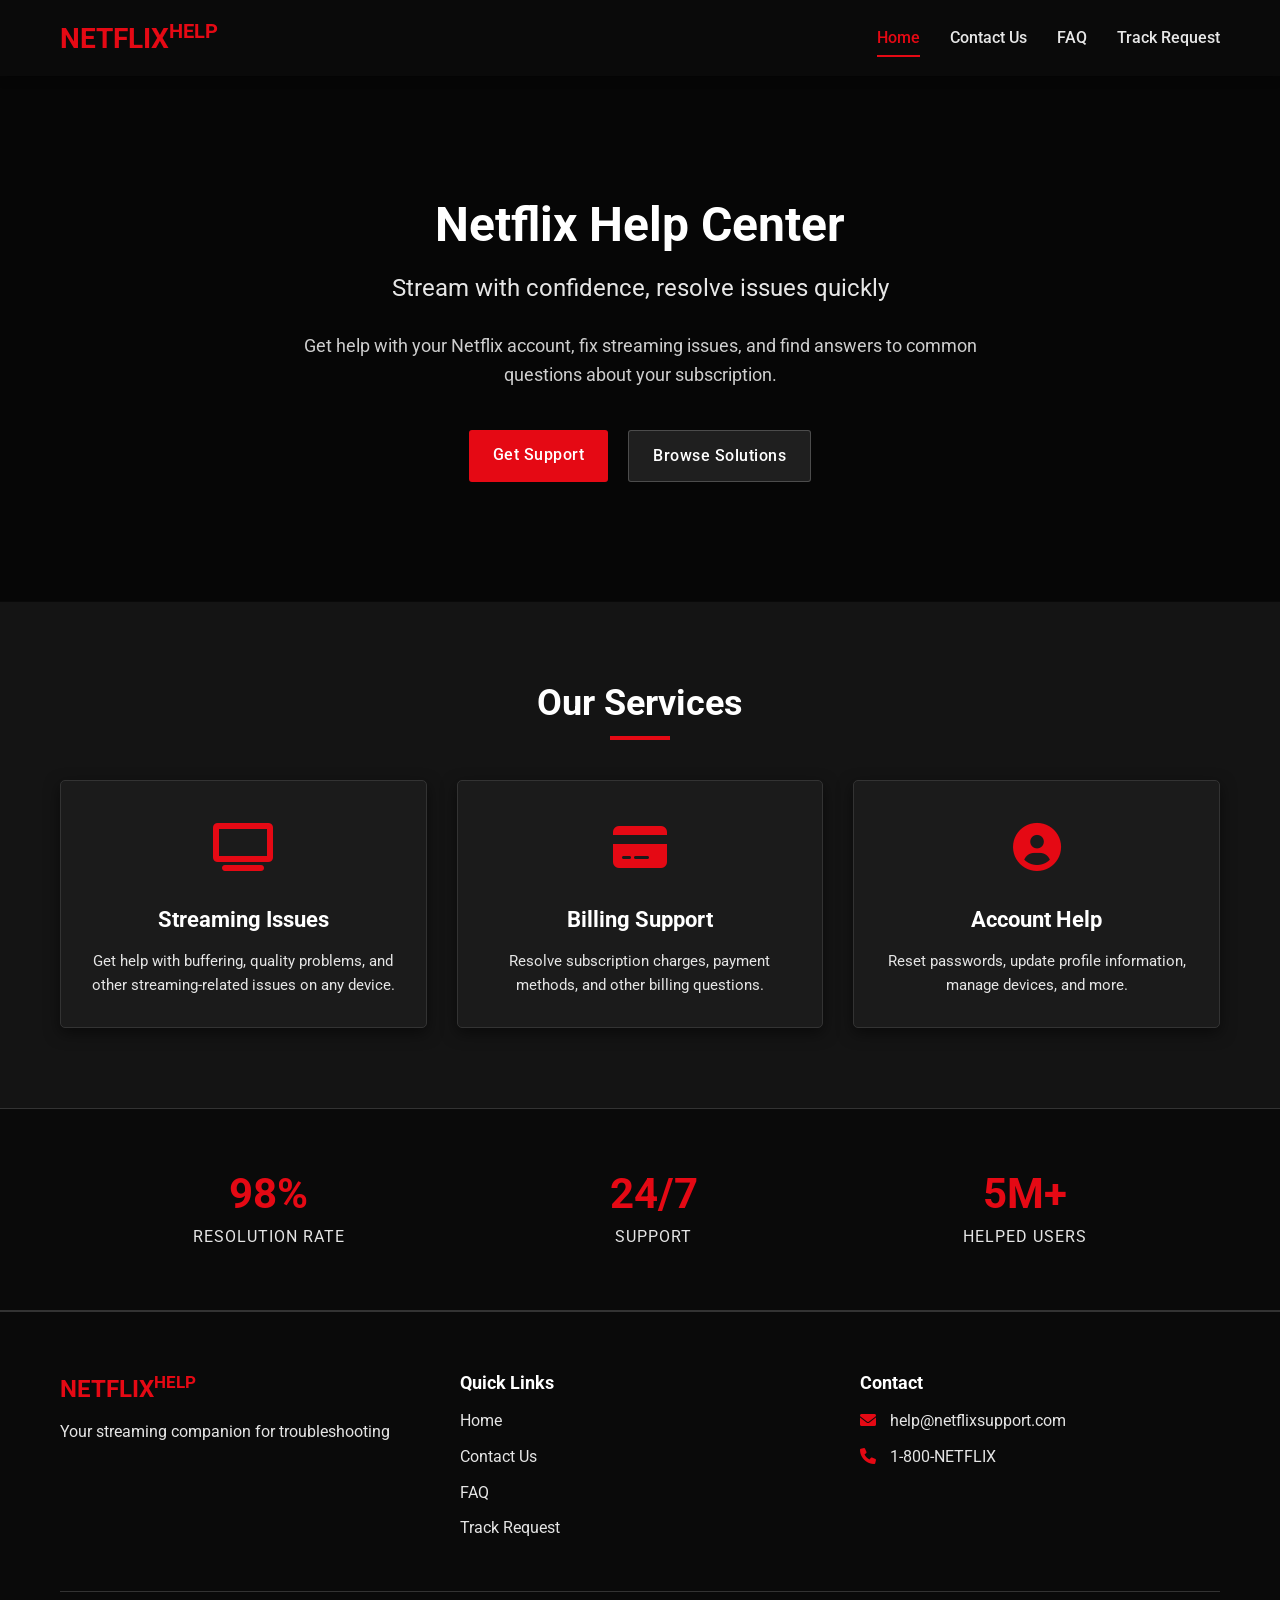
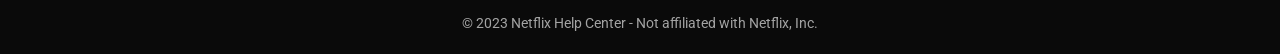
<file: index.html>
<!DOCTYPE html>
<html lang="en">
<head>
    <meta charset="UTF-8">
    <meta name="viewport" content="width=device-width, initial-scale=1.0">
    <title>Netflix Help Center - Stream With Confidence</title>
    <link rel="stylesheet" href="css/style.css">
    <link rel="stylesheet" href="https://cdnjs.cloudflare.com/ajax/libs/font-awesome/6.0.0-beta3/css/all.min.css">
    <link href="https://fonts.googleapis.com/css2?family=Roboto:wght@300;400;500;700&display=swap" rel="stylesheet">
</head>
<body>
    <header>
        <nav class="navbar">
            <div class="container">
                <div class="logo">
                    <h1>NETFLIX<span style="font-size: 0.7em; vertical-align: super;">HELP</span></h1>
                </div>
                <div class="menu-toggle">
                    <i class="fas fa-bars"></i>
                </div>
                <ul class="nav-menu">
                    <li><a href="index.html" class="active">Home</a></li>
                    <li><a href="contact.html">Contact Us</a></li>
                    <li><a href="faq.html">FAQ</a></li>
                    <li><a href="track.html">Track Request</a></li>
                </ul>
            </div>
        </nav>
    </header>

    <section class="hero">
        <div class="container">
            <div class="hero-content">
                <h1>Netflix Help Center</h1>
                <h2>Stream with confidence, resolve issues quickly</h2>
                <p>Get help with your Netflix account, fix streaming issues, and find answers to common questions about your subscription.</p>
                <div class="hero-buttons">
                    <a href="contact.html" class="btn btn-primary">Get Support</a>
                    <a href="faq.html" class="btn btn-secondary">Browse Solutions</a>
                </div>
            </div>
        </div>
    </section>

    <section class="features">
        <div class="container">
            <h2 class="section-title">Our Services</h2>
            <div class="feature-cards">
                <div class="card">
                    <div class="card-icon">
                        <i class="fas fa-tv"></i>
                    </div>
                    <h3>Streaming Issues</h3>
                    <p>Get help with buffering, quality problems, and other streaming-related issues on any device.</p>
                </div>
                <div class="card">
                    <div class="card-icon">
                        <i class="fas fa-credit-card"></i>
                    </div>
                    <h3>Billing Support</h3>
                    <p>Resolve subscription charges, payment methods, and other billing questions.</p>
                </div>
                <div class="card">
                    <div class="card-icon">
                        <i class="fas fa-user-circle"></i>
                    </div>
                    <h3>Account Help</h3>
                    <p>Reset passwords, update profile information, manage devices, and more.</p>
                </div>
            </div>
        </div>
    </section>

    <section class="stats">
        <div class="container">
            <div class="stats-container">
                <div class="stat-item">
                    <h2>98%</h2>
                    <p>Resolution Rate</p>
                </div>
                <div class="stat-item">
                    <h2>24/7</h2>
                    <p>Support</p>
                </div>
                <div class="stat-item">
                    <h2>5M+</h2>
                    <p>Helped Users</p>
                </div>
            </div>
        </div>
    </section>

    <footer>
        <div class="container">
            <div class="footer-content">
                <div class="footer-logo">
                    <h3>NETFLIX<span style="font-size: 0.7em; vertical-align: super;">HELP</span></h3>
                    <p>Your streaming companion for troubleshooting</p>
                </div>
                <div class="footer-links">
                    <h4>Quick Links</h4>
                    <ul>
                        <li><a href="index.html">Home</a></li>
                        <li><a href="contact.html">Contact Us</a></li>
                        <li><a href="faq.html">FAQ</a></li>
                        <li><a href="track.html">Track Request</a></li>
                    </ul>
                </div>
                <div class="footer-contact">
                    <h4>Contact</h4>
                    <p><i class="fas fa-envelope"></i> help@netflixsupport.com</p>
                    <p><i class="fas fa-phone"></i> 1-800-NETFLIX</p>
                </div>
            </div>
            <div class="footer-bottom">
                <p>&copy; 2023 Netflix Help Center - Not affiliated with Netflix, Inc.</p>
            </div>
        </div>
    </footer>

    <script src="js/main.js"></script>
</body>
</html>
</file>
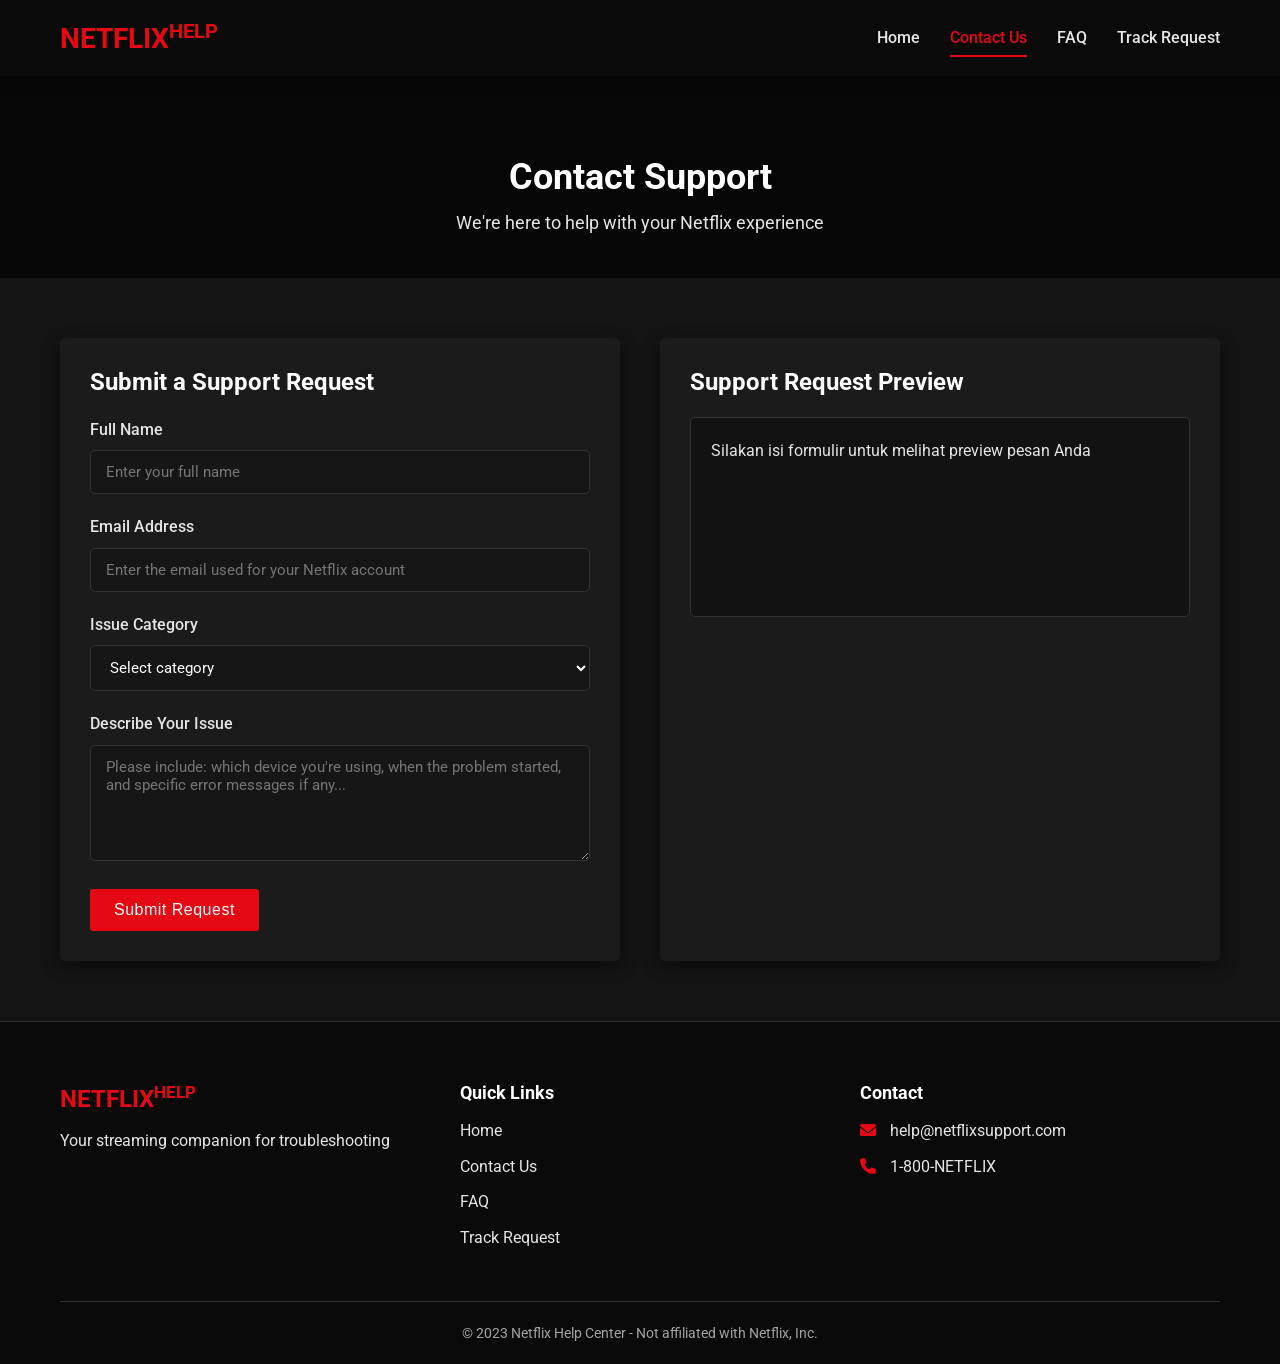
<file: contact.html>
<!DOCTYPE html>
<html lang="en">
<head>
    <meta charset="UTF-8">
    <meta name="viewport" content="width=device-width, initial-scale=1.0">
    <title>Contact Us - Netflix Help Center</title>
    <link rel="stylesheet" href="css/style.css">
    <link rel="stylesheet" href="https://cdnjs.cloudflare.com/ajax/libs/font-awesome/6.0.0-beta3/css/all.min.css">
    <link href="https://fonts.googleapis.com/css2?family=Roboto:wght@300;400;500;700&display=swap" rel="stylesheet">
</head>
<body>
    <header>
        <nav class="navbar">
            <div class="container">
                <div class="logo">
                    <h1>NETFLIX<span style="font-size: 0.7em; vertical-align: super;">HELP</span></h1>
                </div>
                <div class="menu-toggle">
                    <i class="fas fa-bars"></i>
                </div>
                <ul class="nav-menu">
                    <li><a href="index.html">Home</a></li>
                    <li><a href="contact.html" class="active">Contact Us</a></li>
                    <li><a href="faq.html">FAQ</a></li>
                    <li><a href="track.html">Track Request</a></li>
                </ul>
            </div>
        </nav>
    </header>

    <section class="page-header">
        <div class="container">
            <h1>Contact Support</h1>
            <p>We're here to help with your Netflix experience</p>
        </div>
    </section>

    <section class="contact-section">
        <div class="container">
            <div class="contact-container">
                <div class="contact-form">
                    <h2>Submit a Support Request</h2>
                    <form id="contactForm">
                        <div class="form-group">
                            <label for="name">Full Name</label>
                            <input type="text" id="name" name="name" placeholder="Enter your full name">
                            <small class="error-message"></small>
                        </div>
                        <div class="form-group">
                            <label for="email">Email Address</label>
                            <input type="email" id="email" name="email" placeholder="Enter the email used for your Netflix account">
                            <small class="error-message"></small>
                        </div>
                        <div class="form-group">
                            <label for="topic">Issue Category</label>
                            <select id="topic" name="topic">
                                <option value="">Select category</option>
                                <option value="streaming">Streaming Issues</option>
                                <option value="billing">Billing Questions</option>
                                <option value="account">Account Management</option>
                                <option value="content">Content Questions</option>
                                <option value="device">Device Compatibility</option>
                            </select>
                            <small class="error-message"></small>
                        </div>
                        <div class="form-group">
                            <label for="message">Describe Your Issue</label>
                            <textarea id="message" name="message" rows="5" placeholder="Please include: which device you're using, when the problem started, and specific error messages if any..."></textarea>
                            <small class="error-message"></small>
                        </div>
                        <button type="submit" class="btn btn-primary">Submit Request</button>
                    </form>
                </div>

                <div class="message-preview" id="messagePreview">
                    <h2>Support Request Preview</h2>
                    <div class="preview-content">
                        <p>Complete the form to see a preview of your support request</p>
                    </div>
                </div>
            </div>
        </div>
    </section>

    <footer>
        <div class="container">
            <div class="footer-content">
                <div class="footer-logo">
                    <h3>NETFLIX<span style="font-size: 0.7em; vertical-align: super;">HELP</span></h3>
                    <p>Your streaming companion for troubleshooting</p>
                </div>
                <div class="footer-links">
                    <h4>Quick Links</h4>
                    <ul>
                        <li><a href="index.html">Home</a></li>
                        <li><a href="contact.html">Contact Us</a></li>
                        <li><a href="faq.html">FAQ</a></li>
                        <li><a href="track.html">Track Request</a></li>
                    </ul>
                </div>
                <div class="footer-contact">
                    <h4>Contact</h4>
                    <p><i class="fas fa-envelope"></i> help@netflixsupport.com</p>
                    <p><i class="fas fa-phone"></i> 1-800-NETFLIX</p>
                </div>
            </div>
            <div class="footer-bottom">
                <p>&copy; 2023 Netflix Help Center - Not affiliated with Netflix, Inc.</p>
            </div>
        </div>
    </footer>

    <script src="js/main.js"></script>
    <script src="js/validation.js"></script>
</body>
</html>
</file>
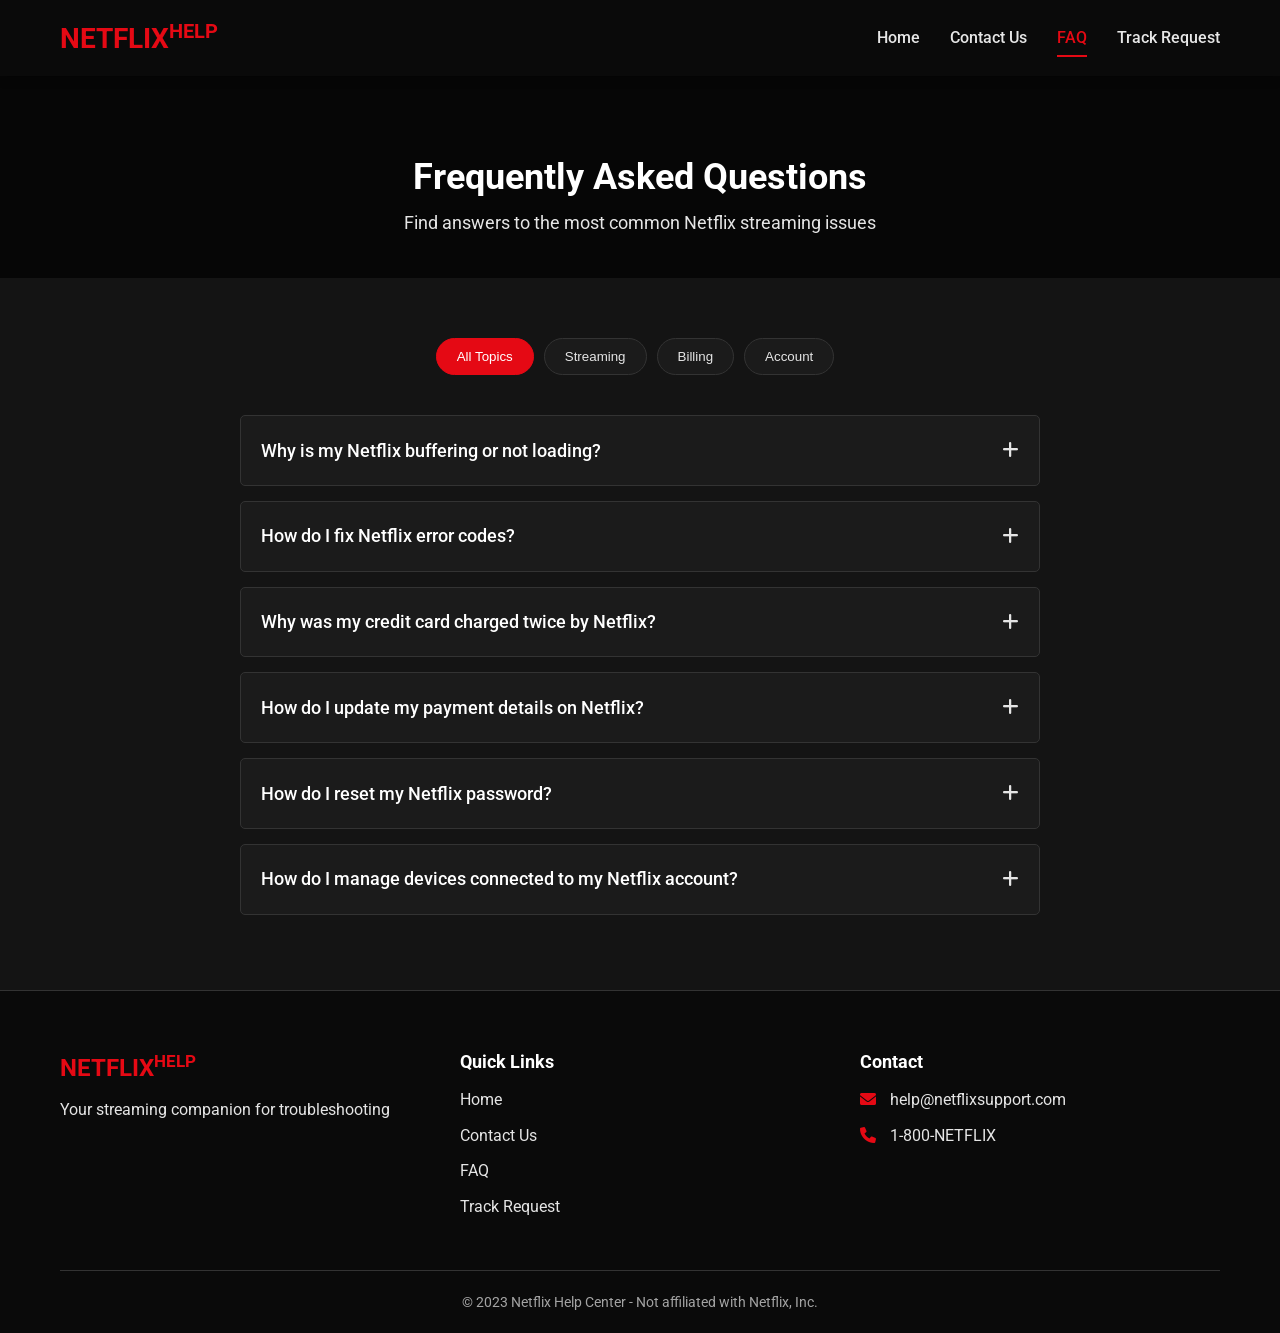
<file: faq.html>
<!DOCTYPE html>
<html lang="en">
<head>
    <meta charset="UTF-8">
    <meta name="viewport" content="width=device-width, initial-scale=1.0">
    <title>FAQ - Netflix Help Center</title>
    <link rel="stylesheet" href="css/style.css">
    <link rel="stylesheet" href="https://cdnjs.cloudflare.com/ajax/libs/font-awesome/6.0.0-beta3/css/all.min.css">
    <link href="https://fonts.googleapis.com/css2?family=Roboto:wght@300;400;500;700&display=swap" rel="stylesheet">
</head>
<body>
    <header>
        <nav class="navbar">
            <div class="container">
                <div class="logo">
                    <h1>NETFLIX<span style="font-size: 0.7em; vertical-align: super;">HELP</span></h1>
                </div>
                <div class="menu-toggle">
                    <i class="fas fa-bars"></i>
                </div>
                <ul class="nav-menu">
                    <li><a href="index.html">Home</a></li>
                    <li><a href="contact.html">Contact Us</a></li>
                    <li><a href="faq.html" class="active">FAQ</a></li>
                    <li><a href="track.html">Track Request</a></li>
                </ul>
            </div>
        </nav>
    </header>

    <section class="page-header">
        <div class="container">
            <h1>Frequently Asked Questions</h1>
            <p>Find answers to the most common Netflix streaming issues</p>
        </div>
    </section>

    <section class="faq-section">
        <div class="container">
            <div class="faq-categories">
                <button class="category-btn active" data-category="all">All Topics</button>
                <button class="category-btn" data-category="streaming">Streaming</button>
                <button class="category-btn" data-category="billing">Billing</button>
                <button class="category-btn" data-category="account">Account</button>
            </div>
            
            <div class="faq-accordion">
                <div class="faq-item" data-category="streaming">
                    <div class="faq-question">
                        <h3>Why is my Netflix buffering or not loading?</h3>
                        <span class="faq-toggle"><i class="fas fa-plus"></i></span>
                    </div>
                    <div class="faq-answer">
                        <p>Buffering usually happens because of a slow or unstable internet connection. Here's how to fix it:</p>
                        <ol>
                            <li>Check your internet speed at <a href="https://fast.com" target="_blank">fast.com</a> (Netflix's own speed test)</li>
                            <li>Restart your router by unplugging it for 30 seconds</li>
                            <li>Try a different device if possible</li>
                            <li>Lower the streaming quality in your Netflix account settings</li>
                            <li>Make sure no other devices are using significant bandwidth</li>
                        </ol>
                        <p>If these steps don't work, your ISP might be throttling Netflix traffic during peak hours.</p>
                    </div>
                </div>
                
                <div class="faq-item" data-category="streaming">
                    <div class="faq-question">
                        <h3>How do I fix Netflix error codes?</h3>
                        <span class="faq-toggle"><i class="fas fa-plus"></i></span>
                    </div>
                    <div class="faq-answer">
                        <p>Common Netflix error codes and solutions:</p>
                        <ul>
                            <li><strong>Error UI-800-3</strong> - Clear browser cache or reinstall app</li>
                            <li><strong>Error NW-2-5</strong> - Check network connection</li>
                            <li><strong>Error H7361-1253-80070006</strong> - Restart device</li>
                            <li><strong>Error AVF-FAILED</strong> - Update device firmware</li>
                            <li><strong>Error Code: M7111-1331-5059</strong> - You're using a VPN or proxy; turn it off</li>
                        </ul>
                        <p>For any other error codes, try the standard troubleshooting: restart your device, check your internet connection, sign out of Netflix, and sign back in.</p>
                    </div>
                </div>
                
                <div class="faq-item" data-category="billing">
                    <div class="faq-question">
                        <h3>Why was my credit card charged twice by Netflix?</h3>
                        <span class="faq-toggle"><i class="fas fa-plus"></i></span>
                    </div>
                    <div class="faq-answer">
                        <p>Double charges from Netflix can happen for several reasons:</p>
                        <ul>
                            <li>You have multiple Netflix accounts using the same payment method</li>
                            <li>Your subscription renewed while a previous payment was still processing</li>
                            <li>You recently upgraded your plan and were charged the difference</li>
                            <li>A family member set up their own account with your card</li>
                        </ul>
                        <p>To resolve this, check your Netflix account page to verify your subscription details, then contact Netflix customer support with your billing date and the amounts charged if you still believe there's an error.</p>
                    </div>
                </div>
                
                <div class="faq-item" data-category="billing">
                    <div class="faq-question">
                        <h3>How do I update my payment details on Netflix?</h3>
                        <span class="faq-toggle"><i class="fas fa-plus"></i></span>
                    </div>
                    <div class="faq-answer">
                        <p>To update your payment method on Netflix:</p>
                        <ol>
                            <li>Log in to your Netflix account</li>
                            <li>Click on your profile icon in the top right</li>
                            <li>Select "Account" from the dropdown menu</li>
                            <li>Under "Membership & Billing" click "Manage payment info"</li>
                            <li>Select "Add Payment Method" or edit your existing payment details</li>
                            <li>Enter your new payment information and save changes</li>
                        </ol>
                        <p>If you're unable to update your payment info online, contact Netflix customer support for assistance.</p>
                    </div>
                </div>
                
                <div class="faq-item" data-category="account">
                    <div class="faq-question">
                        <h3>How do I reset my Netflix password?</h3>
                        <span class="faq-toggle"><i class="fas fa-plus"></i></span>
                    </div>
                    <div class="faq-answer">
                        <p>To reset your Netflix password:</p>
                        <ol>
                            <li>Go to Netflix.com/login</li>
                            <li>Click the "Need help?" link</li>
                            <li>Select "Email" or "Text Message" to receive a reset link</li>
                            <li>Enter your email address or phone number</li>
                            <li>Check your email or text messages for a reset link</li>
                            <li>Create a new password that you haven't used before</li>
                        </ol>
                        <p>If you don't receive a reset email or text, check your spam folder or try adding <strong>info@netflix.com</strong> to your contacts.</p>
                    </div>
                </div>
                
                <div class="faq-item" data-category="account">
                    <div class="faq-question">
                        <h3>How do I manage devices connected to my Netflix account?</h3>
                        <span class="faq-toggle"><i class="fas fa-plus"></i></span>
                    </div>
                    <div class="faq-answer">
                        <p>To manage devices using your Netflix account:</p>
                        <ol>
                            <li>Sign in to your Netflix account</li>
                            <li>Go to "Account" from the dropdown menu</li>
                            <li>Scroll down to "Settings" section</li>
                            <li>Click "Manage access and devices"</li>
                            <li>You'll see a list of recent devices that accessed your account</li>
                            <li>Click "Sign Out" next to any device you want to remove</li>
                        </ol>
                        <p>If you suspect unauthorized access, after signing out all devices, immediately change your password to secure your account.</p>
                    </div>
                </div>
            </div>
        </div>
    </section>

    <footer>
        <div class="container">
            <div class="footer-content">
                <div class="footer-logo">
                    <h3>NETFLIX<span style="font-size: 0.7em; vertical-align: super;">HELP</span></h3>
                    <p>Your streaming companion for troubleshooting</p>
                </div>
                <div class="footer-links">
                    <h4>Quick Links</h4>
                    <ul>
                        <li><a href="index.html">Home</a></li>
                        <li><a href="contact.html">Contact Us</a></li>
                        <li><a href="faq.html">FAQ</a></li>
                        <li><a href="track.html">Track Request</a></li>
                    </ul>
                </div>
                <div class="footer-contact">
                    <h4>Contact</h4>
                    <p><i class="fas fa-envelope"></i> help@netflixsupport.com</p>
                    <p><i class="fas fa-phone"></i> 1-800-NETFLIX</p>
                </div>
            </div>
            <div class="footer-bottom">
                <p>&copy; 2023 Netflix Help Center - Not affiliated with Netflix, Inc.</p>
            </div>
        </div>
    </footer>

    <script src="js/main.js"></script>
    <script src="js/faq.js"></script>
</body>
</html>
</file>
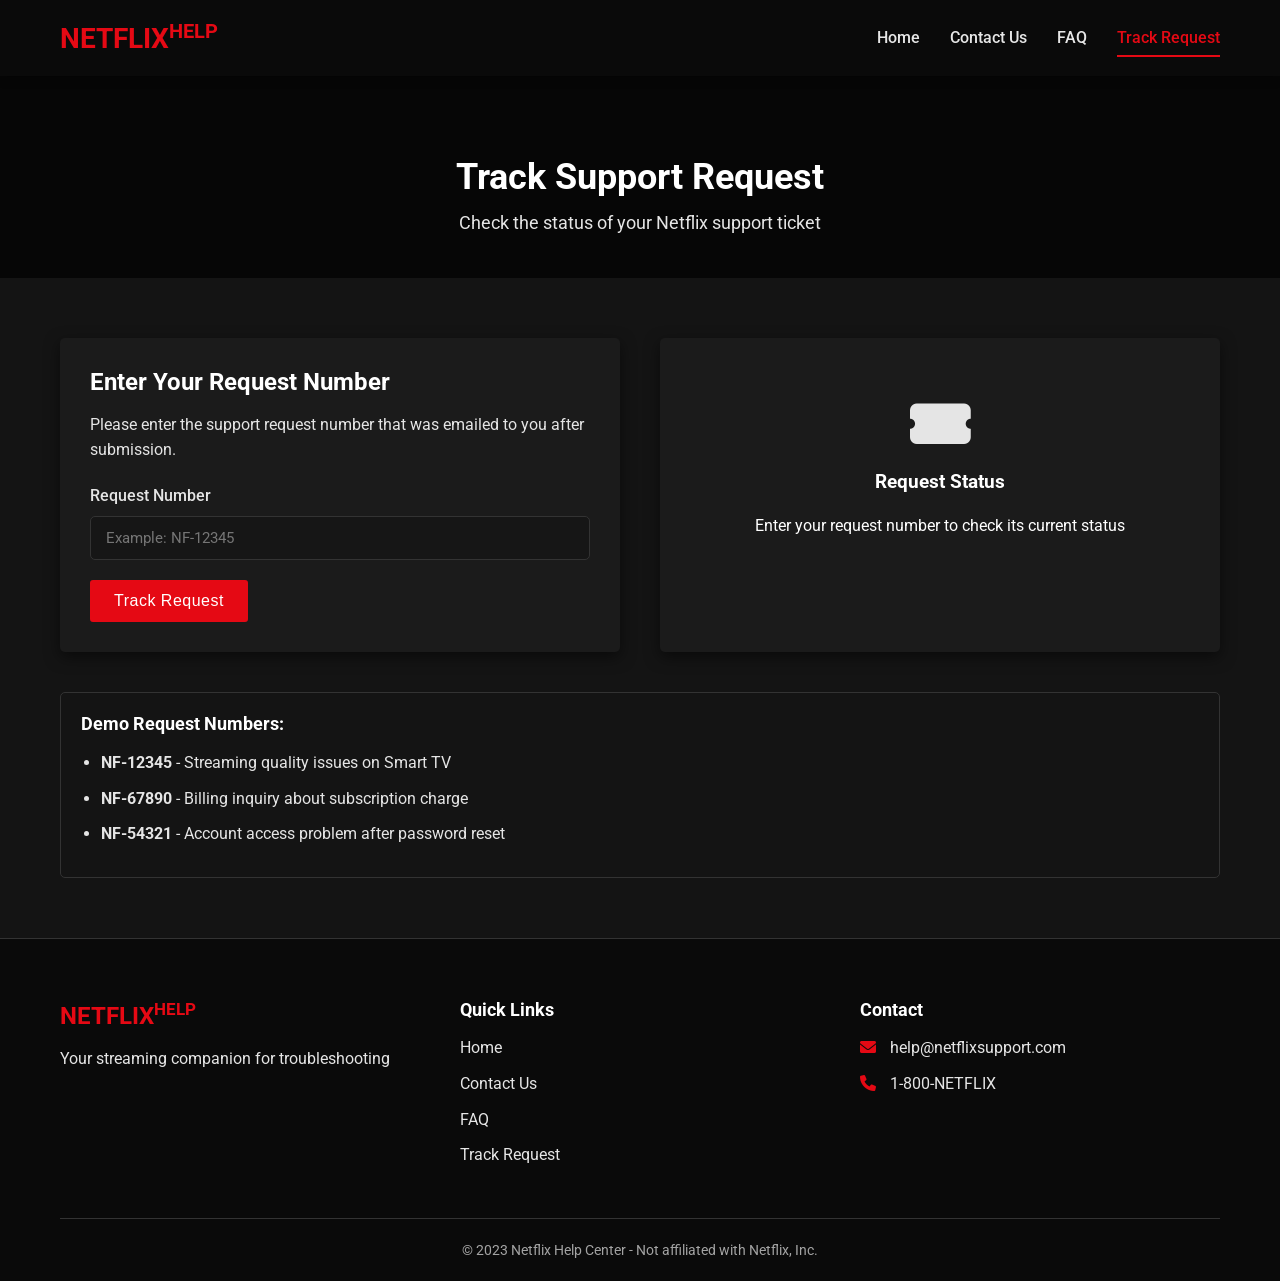
<file: track.html>
<!DOCTYPE html>
<html lang="en">
<head>
    <meta charset="UTF-8">
    <meta name="viewport" content="width=device-width, initial-scale=1.0">
    <title>Track Support Request - Netflix Help Center</title>
    <link rel="stylesheet" href="css/style.css">
    <link rel="stylesheet" href="https://cdnjs.cloudflare.com/ajax/libs/font-awesome/6.0.0-beta3/css/all.min.css">
    <link href="https://fonts.googleapis.com/css2?family=Roboto:wght@300;400;500;700&display=swap" rel="stylesheet">
</head>
<body>
    <header>
        <nav class="navbar">
            <div class="container">
                <div class="logo">
                    <h1>NETFLIX<span style="font-size: 0.7em; vertical-align: super;">HELP</span></h1>
                </div>
                <div class="menu-toggle">
                    <i class="fas fa-bars"></i>
                </div>
                <ul class="nav-menu">
                    <li><a href="index.html">Home</a></li>
                    <li><a href="contact.html">Contact Us</a></li>
                    <li><a href="faq.html">FAQ</a></li>
                    <li><a href="track.html" class="active">Track Request</a></li>
                </ul>
            </div>
        </nav>
    </header>

    <section class="page-header">
        <div class="container">
            <h1>Track Support Request</h1>
            <p>Check the status of your Netflix support ticket</p>
        </div>
    </section>

    <section class="track-section">
        <div class="container">
            <div class="track-container">
                <div class="track-form">
                    <h2>Enter Your Request Number</h2>
                    <p>Please enter the support request number that was emailed to you after submission.</p>
                    <form id="trackForm">
                        <div class="form-group">
                            <label for="ticketNumber">Request Number</label>
                            <input type="text" id="ticketNumber" name="ticketNumber" placeholder="Example: NF-12345">
                            <small class="error-message"></small>
                        </div>
                        <button type="submit" class="btn btn-primary">Track Request</button>
                    </form>
                </div>

                <div class="ticket-result" id="ticketResult">
                    <div class="result-default">
                        <i class="fas fa-ticket-alt ticket-icon"></i>
                        <h3>Request Status</h3>
                        <p>Enter your request number to check its current status</p>
                    </div>
                </div>
            </div>

            <div class="sample-tickets">
                <h3>Demo Request Numbers:</h3>
                <ul>
                    <li><strong>NF-12345</strong> - Streaming quality issues on Smart TV</li>
                    <li><strong>NF-67890</strong> - Billing inquiry about subscription charge</li>
                    <li><strong>NF-54321</strong> - Account access problem after password reset</li>
                </ul>
            </div>
        </div>
    </section>

    <footer>
        <div class="container">
            <div class="footer-content">
                <div class="footer-logo">
                    <h3>NETFLIX<span style="font-size: 0.7em; vertical-align: super;">HELP</span></h3>
                    <p>Your streaming companion for troubleshooting</p>
                </div>
                <div class="footer-links">
                    <h4>Quick Links</h4>
                    <ul>
                        <li><a href="index.html">Home</a></li>
                        <li><a href="contact.html">Contact Us</a></li>
                        <li><a href="faq.html">FAQ</a></li>
                        <li><a href="track.html">Track Request</a></li>
                    </ul>
                </div>
                <div class="footer-contact">
                    <h4>Contact</h4>
                    <p><i class="fas fa-envelope"></i> help@netflixsupport.com</p>
                    <p><i class="fas fa-phone"></i> 1-800-NETFLIX</p>
                </div>
            </div>
            <div class="footer-bottom">
                <p>&copy; 2023 Netflix Help Center - Not affiliated with Netflix, Inc.</p>
            </div>
        </div>
    </footer>

    <script src="js/main.js"></script>
    <script src="js/tickets.js"></script>
</body>
</html>
</file>
<file: css/style.css>
/* Netflix Theme - General Styles */
:root {
    --primary-color: #E50914; /* Netflix Red */
    --secondary-color: #B20710; /* Darker Red */
    --text-color: #FFFFFF; /* White */
    --light-text: #E5E5E5; /* Light Grey */
    --dark-bg: #141414; /* Netflix Dark */
    --darker-bg: #0A0A0A; /* Deeper Black */
    --border-color: #333333; /* Dark Grey */
    --success: #46d369; /* Netflix Green */
    --warning: #F5C518; /* Warning Yellow */
    --danger: #E50914; /* Netflix Red */
    --info: #0080FF; /* Blue */
    --shadow: 0 5px 15px rgba(0, 0, 0, 0.5); /* Dark shadows */
    --gradient: linear-gradient(135deg, var(--primary-color), var(--secondary-color));
}

* {
    margin: 0;
    padding: 0;
    box-sizing: border-box;
}

@import url('https://fonts.googleapis.com/css2?family=Roboto:wght@300;400;500;700&display=swap');

body {
    font-family: 'Roboto', Arial, sans-serif;
    line-height: 1.6;
    color: var(--text-color);
    background-color: var(--dark-bg);
}

.container {
    max-width: 1200px;
    margin: 0 auto;
    padding: 0 20px;
}

h1, h2, h3, h4 {
    font-weight: 700;
    line-height: 1.2;
    margin-bottom: 20px;
}

a {
    text-decoration: none;
    color: var(--text-color);
    transition: all 0.3s ease;
}

a:hover {
    color: var(--primary-color);
}

ul {
    list-style: none;
}

.section-title {
    text-align: center;
    margin-bottom: 40px;
    font-size: 36px;
    position: relative;
    padding-bottom: 15px;
    font-weight: bold;
}

.section-title:after {
    content: '';
    display: block;
    width: 60px;
    height: 4px;
    background: var(--primary-color);
    position: absolute;
    bottom: 0;
    left: 50%;
    transform: translateX(-50%);
}

/* Button Styles */
.btn {
    display: inline-block;
    padding: 12px 24px;
    border: none;
    border-radius: 3px;
    font-weight: 500;
    cursor: pointer;
    transition: all 0.3s ease;
    font-size: 16px;
    text-align: center;
    letter-spacing: 0.5px;
}

.btn-primary {
    background: var(--primary-color);
    color: var(--text-color);
}

.btn-primary:hover {
    background: var(--secondary-color);
    transform: translateY(-2px);
}

.btn-secondary {
    background: rgba(255, 255, 255, 0.1);
    color: var(--text-color);
    border: 1px solid rgba(255, 255, 255, 0.2);
}

.btn-secondary:hover {
    background: rgba(255, 255, 255, 0.2);
    transform: translateY(-2px);
}

/* Navbar */
.navbar {
    padding: 20px 0;
    background-color: var(--darker-bg);
    position: sticky;
    top: 0;
    z-index: 1000;
    box-shadow: 0 2px 10px rgba(0, 0, 0, 0.3);
}

.navbar .container {
    display: flex;
    align-items: center;
    justify-content: space-between;
}

.logo h1 {
    font-size: 28px;
    color: var(--primary-color);
    margin: 0;
    font-weight: bold;
}

.nav-menu {
    display: flex;
}

.nav-menu li {
    margin-left: 30px;
}

.nav-menu a {
    color: var(--text-color);
    font-weight: 500;
    padding: 10px 0;
    position: relative;
    opacity: 0.9;
}

.nav-menu a:hover {
    opacity: 1;
}

.nav-menu a.active {
    color: var(--primary-color);
    opacity: 1;
}

.nav-menu a.active:after {
    content: '';
    position: absolute;
    bottom: 0;
    left: 0;
    width: 100%;
    height: 2px;
    background: var(--primary-color);
}

.menu-toggle {
    display: none;
    cursor: pointer;
    font-size: 24px;
    color: var(--text-color);
}

/* Hero Section */
.hero {
    background: linear-gradient(rgba(0, 0, 0, 0.7), rgba(0, 0, 0, 0.7)), url('https://assets.nflxext.com/ffe/siteui/vlv3/a43711df-c428-4f88-8bb3-b2ac5f20608f/32935458-d049-44c2-b94b-32f16d60ded1/US-en-20230227-popsignuptwoweeks-perspective_alpha_website_small.jpg');
    background-size: cover;
    background-position: center;
    color: var(--text-color);
    padding: 120px 0;
    position: relative;
    overflow: hidden;
}

.hero-content {
    max-width: 800px;
    margin: 0 auto;
    text-align: center;
    position: relative;
    z-index: 2;
}

.hero-content h1 {
    font-size: 48px;
    margin-bottom: 20px;
    font-weight: bold;
}

.hero-content h2 {
    font-size: 24px;
    margin-bottom: 30px;
    font-weight: normal;
    opacity: 0.9;
}

.hero-content p {
    font-size: 18px;
    margin-bottom: 40px;
    opacity: 0.8;
    max-width: 700px;
    margin: 0 auto 40px;
}

.hero-buttons {
    display: flex;
    justify-content: center;
    gap: 20px;
}

/* Feature Cards */
.features {
    padding: 80px 0;
    background-color: var(--dark-bg);
    position: relative;
}

.feature-cards {
    display: grid;
    grid-template-columns: repeat(3, 1fr);
    gap: 30px;
}

.card {
    background-color: rgba(30, 30, 30, 0.7);
    border-radius: 5px;
    box-shadow: var(--shadow);
    padding: 30px;
    text-align: center;
    transition: transform 0.3s ease, box-shadow 0.3s ease;
    border: 1px solid var(--border-color);
}

.card:hover {
    transform: translateY(-10px);
    box-shadow: 0 15px 30px rgba(0, 0, 0, 0.4);
    border-color: var(--primary-color);
}

.card-icon {
    font-size: 48px;
    margin-bottom: 20px;
    color: var(--primary-color);
}

.card h3 {
    font-size: 22px;
    margin-bottom: 15px;
}

.card p {
    color: var(--light-text);
    font-size: 15px;
}

/* Stats Section */
.stats {
    padding: 60px 0;
    background-color: var(--darker-bg);
    position: relative;
    border-top: 1px solid var(--border-color);
    border-bottom: 1px solid var(--border-color);
}

.stats-container {
    display: flex;
    justify-content: space-around;
    text-align: center;
}

.stat-item h2 {
    font-size: 42px;
    margin-bottom: 5px;
    color: var(--primary-color);
}

.stat-item p {
    font-size: 16px;
    color: var(--light-text);
    text-transform: uppercase;
    letter-spacing: 1px;
}

/* Page Header */
.page-header {
    background: linear-gradient(rgba(0, 0, 0, 0.7), rgba(0, 0, 0, 0.7)), url('https://assets.nflxext.com/ffe/siteui/vlv3/a43711df-c428-4f88-8bb3-b2ac5f20608f/32935458-d049-44c2-b94b-32f16d60ded1/US-en-20230227-popsignuptwoweeks-perspective_alpha_website_small.jpg');
    background-size: cover;
    background-position: center;
    padding: 80px 0 40px;
    text-align: center;
    color: var(--text-color);
    position: relative;
}

.page-header h1 {
    color: var(--text-color);
    font-size: 36px;
    margin-bottom: 10px;
    font-weight: bold;
    position: relative;
    z-index: 1;
}

.page-header p {
    color: var(--light-text);
    font-size: 18px;
    position: relative;
    z-index: 1;
}

/* Contact Form */
.contact-section {
    padding: 60px 0;
}

.contact-container {
    display: grid;
    grid-template-columns: 1fr 1fr;
    gap: 40px;
}

.contact-form, .message-preview {
    background: rgba(30, 30, 30, 0.7);
    border-radius: 5px;
    padding: 30px;
    box-shadow: var(--shadow);
}

.contact-form h2, .message-preview h2 {
    margin-bottom: 20px;
    font-size: 24px;
    color: var(--text-color);
}

.form-group {
    margin-bottom: 20px;
}

.form-group label {
    display: block;
    margin-bottom: 8px;
    font-weight: 500;
    color: var(--light-text);
}

.form-group input, 
.form-group select, 
.form-group textarea {
    width: 100%;
    padding: 12px 15px;
    border: 1px solid var(--border-color);
    border-radius: 5px;
    background-color: rgba(0, 0, 0, 0.2);
    color: var(--text-color);
    font-family: 'Roboto', Arial, sans-serif;
    font-size: 15px;
    transition: border 0.3s ease;
}

.form-group input:focus, 
.form-group select:focus, 
.form-group textarea:focus {
    outline: none;
    border-color: var(--primary-color);
}

.error-message {
    color: var(--danger);
    font-size: 14px;
    display: none;
}

.preview-content {
    background: rgba(10, 10, 10, 0.5);
    padding: 20px;
    border-radius: 5px;
    min-height: 200px;
    color: var(--light-text);
    border: 1px solid var(--border-color);
}

/* FAQ Accordion */
.faq-section {
    padding: 60px 0;
}

.faq-categories {
    display: flex;
    justify-content: center;
    margin-bottom: 30px;
    flex-wrap: wrap;
}

.category-btn {
    padding: 10px 20px;
    background: rgba(30, 30, 30, 0.7);
    border: 1px solid var(--border-color);
    border-radius: 30px;
    margin: 0 10px 10px 0;
    cursor: pointer;
    font-weight: 500;
    color: var(--light-text);
    transition: all 0.3s ease;
}

.category-btn:hover, .category-btn.active {
    background: var(--primary-color);
    color: var(--text-color);
    border-color: var(--primary-color);
}

.faq-accordion {
    max-width: 800px;
    margin: 0 auto;
}

.faq-item {
    background: rgba(30, 30, 30, 0.7);
    border-radius: 5px;
    margin-bottom: 15px;
    overflow: hidden;
    border: 1px solid var(--border-color);
}

.faq-question {
    padding: 20px;
    display: flex;
    justify-content: space-between;
    align-items: center;
    cursor: pointer;
    transition: background 0.3s ease;
}

.faq-question:hover {
    background: rgba(40, 40, 40, 0.7);
}

.faq-question h3 {
    font-size: 18px;
    margin: 0;
    font-weight: 500;
}

.faq-toggle {
    font-size: 18px;
    color: var(--light-text);
    transition: transform 0.3s ease;
}

.faq-item.active .faq-toggle {
    transform: rotate(45deg);
    color: var(--primary-color);
}

.faq-answer {
    padding: 0 20px;
    max-height: 0;
    overflow: hidden;
    transition: max-height 0.5s ease, padding 0.5s ease;
}

.faq-item.active .faq-answer {
    padding: 0 20px 20px;
    max-height: 500px;
}

.faq-answer p {
    color: var(--light-text);
    font-size: 15px;
}

.faq-answer ul, .faq-answer ol {
    padding-left: 20px;
    margin: 10px 0;
    color: var(--light-text);
}

.faq-answer li {
    margin-bottom: 5px;
}

/* Ticket Tracking */
.track-section {
    padding: 60px 0;
}

.track-container {
    display: grid;
    grid-template-columns: 1fr 1fr;
    gap: 40px;
    margin-bottom: 40px;
}

.track-form, .ticket-result {
    background: rgba(30, 30, 30, 0.7);
    border-radius: 5px;
    padding: 30px;
    box-shadow: var(--shadow);
}

.track-form h2 {
    margin-bottom: 15px;
    font-size: 24px;
    color: var(--text-color);
}

.track-form p {
    color: var(--light-text);
    margin-bottom: 20px;
}

.result-default {
    display: flex;
    flex-direction: column;
    align-items: center;
    justify-content: center;
    min-height: 200px;
    text-align: center;
}

.ticket-icon {
    font-size: 54px;
    margin-bottom: 20px;
    color: var(--light-text);
}

.sample-tickets {
    background: rgba(20, 20, 20, 0.7);
    border-radius: 5px;
    padding: 20px;
    border: 1px solid var(--border-color);
}

.sample-tickets h3 {
    margin-bottom: 15px;
    font-size: 18px;
}

.sample-tickets ul {
    list-style: disc;
    padding-left: 20px;
}

.sample-tickets li {
    margin-bottom: 10px;
    color: var(--light-text);
}

.ticket-result-details {
    text-align: center;
}

.status-badge {
    display: inline-block;
    padding: 8px 16px;
    border-radius: 30px;
    margin: 20px 0;
    color: var(--text-color);
    font-weight: 500;
}

.status-badge.processing {
    background-color: var(--info);
}

.status-badge.complete {
    background-color: var(--success);
}

.status-badge.waiting {
    background-color: var(--warning);
    color: #000;
}

/* Footer */
footer {
    background: var(--darker-bg);
    color: var(--light-text);
    padding: 60px 0 20px;
    border-top: 1px solid var(--border-color);
}

.footer-content {
    display: grid;
    grid-template-columns: repeat(3, 1fr);
    gap: 40px;
    margin-bottom: 40px;
}

.footer-logo h3 {
    color: var(--primary-color);
    margin-bottom: 15px;
    font-size: 24px;
}

.footer-logo p {
    color: var(--light-text);
}

.footer-links h4, .footer-contact h4 {
    color: var(--text-color);
    margin-bottom: 15px;
    font-size: 18px;
}

.footer-links ul li {
    margin-bottom: 10px;
}

.footer-links ul li a {
    color: var(--light-text);
}

.footer-links ul li a:hover {
    color: var(--primary-color);
}

.footer-contact p {
    color: var(--light-text);
    margin-bottom: 10px;
}

.footer-contact p i {
    margin-right: 10px;
    color: var(--primary-color);
}

.footer-bottom {
    padding-top: 20px;
    border-top: 1px solid var(--border-color);
    text-align: center;
}

.footer-bottom p {
    color: var(--light-text);
    font-size: 14px;
    opacity: 0.7;
}

/* Media Queries */
@media screen and (max-width: 992px) {
    .feature-cards {
        grid-template-columns: repeat(2, 1fr);
    }
    
    .contact-container, .track-container {
        grid-template-columns: 1fr;
        gap: 30px;
    }
    
    .message-preview, .ticket-result {
        order: -1;
    }
    
    .footer-content {
        grid-template-columns: repeat(2, 1fr);
    }
}

@media screen and (max-width: 768px) {
    .menu-toggle {
        display: block;
    }

    .nav-menu {
        position: fixed;
        top: 80px;
        left: 0;
        width: 100%;
        background: var(--darker-bg);
        flex-direction: column;
        text-align: center;
        transform: translateX(100%);
        transition: transform 0.4s ease;
        box-shadow: 0 10px 15px rgba(0, 0, 0, 0.5);
        padding: 20px 0;
    }

    .nav-menu.show {
        transform: translateX(0);
    }

    .nav-menu li {
        margin: 15px 0;
    }
    
    .hero-content h1 {
        font-size: 36px;
    }
    
    .hero-content h2 {
        font-size: 20px;
    }
    
    .hero-buttons {
        flex-direction: column;
        gap: 15px;
    }
    
    .feature-cards {
        grid-template-columns: 1fr;
    }
    
    .stats-container {
        flex-direction: column;
        gap: 30px;
    }
    
    .footer-content {
        grid-template-columns: 1fr;
        gap: 30px;
    }
}
</file>
